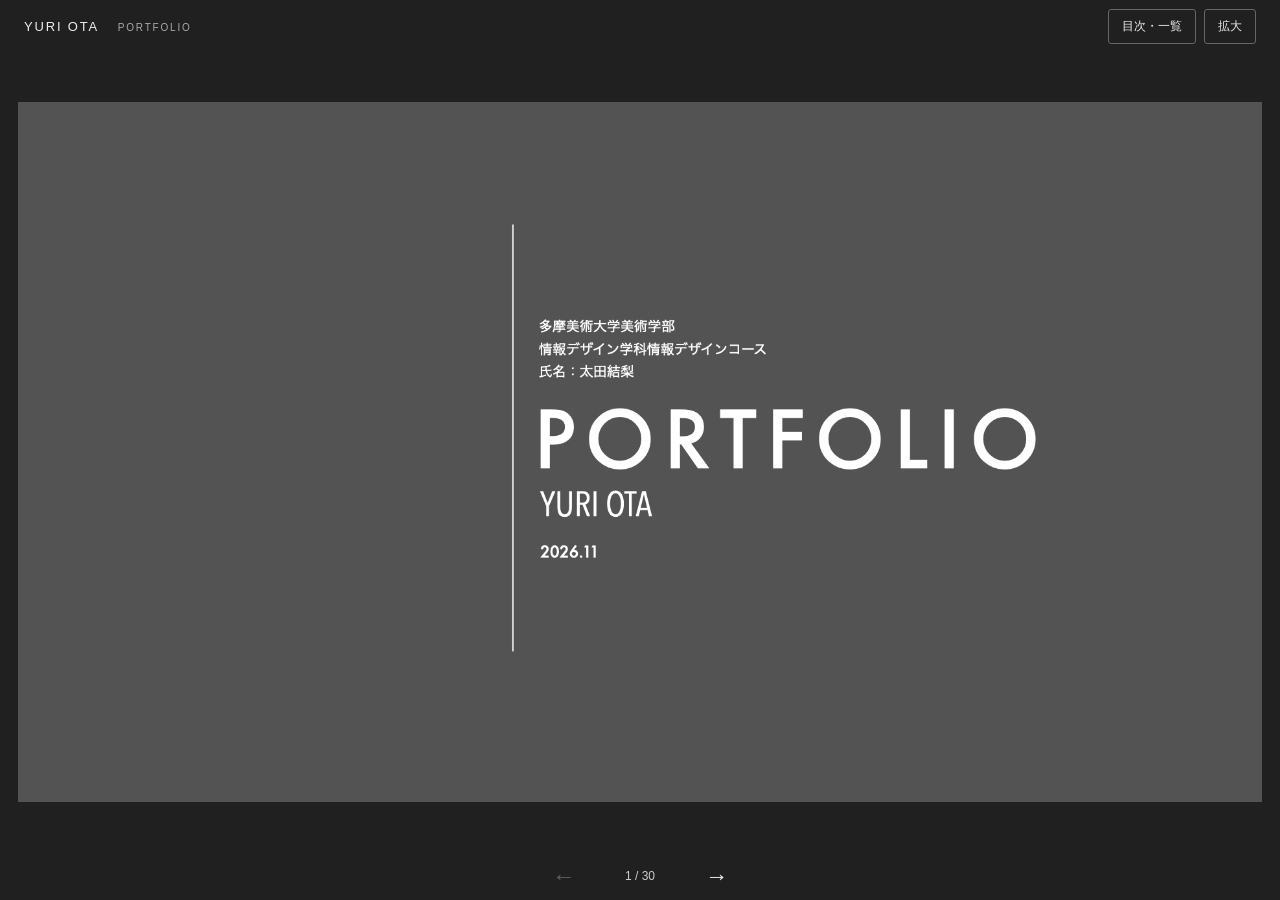
<file: index.html>
<!doctype html>
<html lang="ja"><head><meta charset="utf-8"><meta name="viewport" content="width=device-width,initial-scale=1,viewport-fit=cover"><meta name="description" content="太田結梨のポートフォリオ。Web作品、学園祭展示、デッサン、平面構成を紹介します。"><title>YURI OTA — PORTFOLIO</title><link rel="stylesheet" href="style.css?v=20261031-30pages"></head>
<body><header><a class="brand" href="#page-1">YURI OTA <span>PORTFOLIO</span></a><nav aria-label="閲覧操作"><button id="indexButton" aria-haspopup="dialog">目次・一覧</button><button id="zoomButton">拡大</button></nav></header><main id="pages" aria-label="ポートフォリオ"></main><footer><button id="prev" aria-label="前のページ">←</button><span id="count" aria-live="polite">1 / 30</span><button id="next" aria-label="次のページ">→</button></footer>
<dialog id="indexDialog"><div class="dialoghead"><h1>目次・ページ一覧</h1><button class="close" aria-label="一覧を閉じる">閉じる ✕</button></div><nav id="chapters" aria-label="作品の目次"></nav><div id="thumbs"></div></dialog>
<dialog id="zoomDialog"><div class="dialoghead"><span id="zoomLabel">ページ拡大</span><button class="close">閉じる ✕</button></div><p class="zoomHint">ピンチ操作、または横スクロールで細部を確認できます。</p><div id="zoomContent"></div></dialog><noscript>このポートフォリオの閲覧にはJavaScriptを有効にしてください。</noscript><script src="script.js?v=20261031-30pages"></script></body></html>
</file>
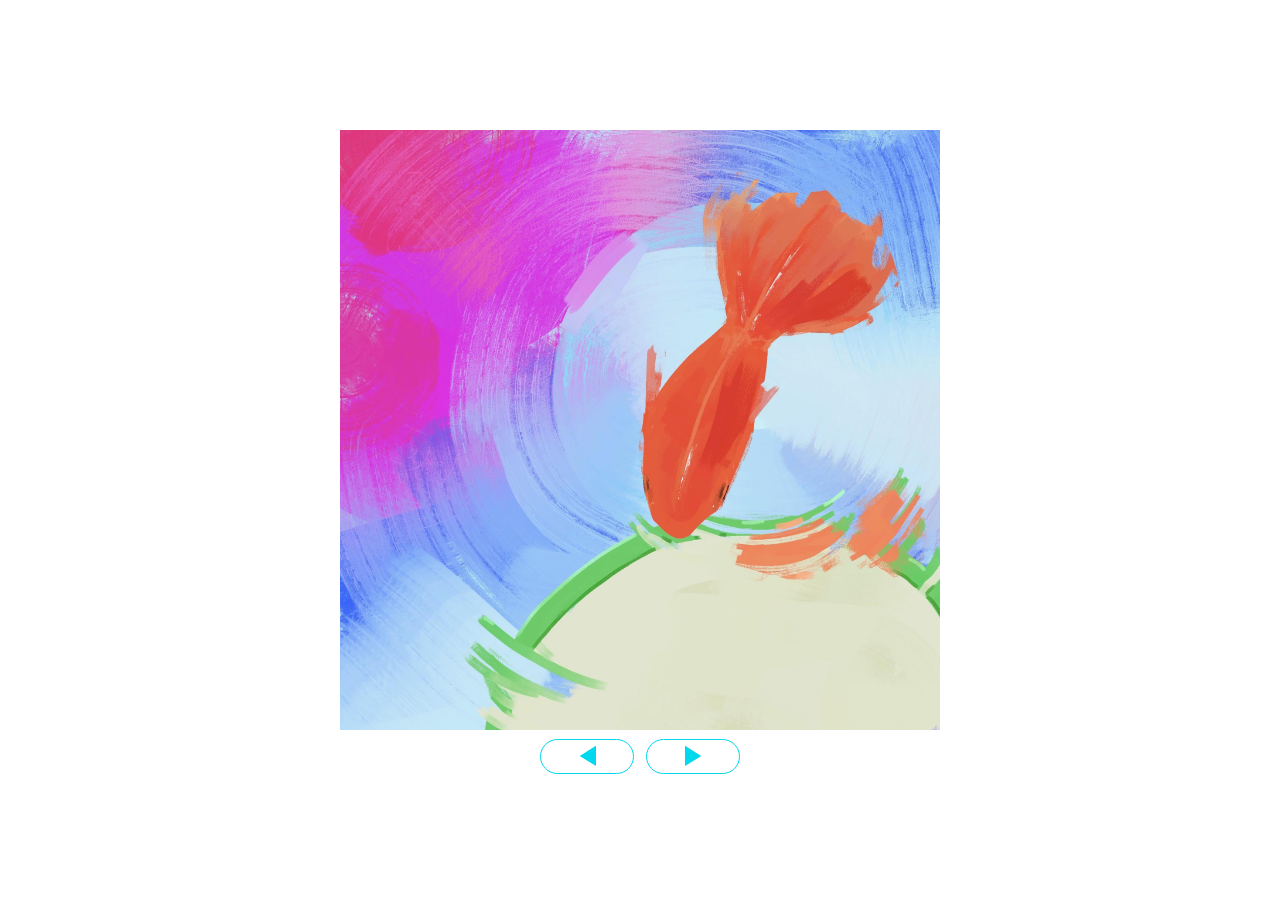
<file: kingyo/index.html>
<!doctype html>
<html lang="ja"><head><meta charset="utf-8"><meta name="viewport" content="width=device-width,initial-scale=1,viewport-fit=cover"><meta name="theme-color" content="#ffffff"><title>金魚</title><link rel="stylesheet" href="style.css?v=death-facts-25"></head>
<body><main><div class="game"><section id="stage" aria-label="金魚すくいの水槽"><div id="opening" aria-label="オープニング"><img id="opening-title" src="assets/opening-title.jpg" alt="金魚"><img id="opening-tank" src="assets/opening-tank.png" alt="金魚すくいの水槽" hidden><div id="opening-characters" hidden><img id="opening-net" src="assets/senior-net.png" alt="先輩金魚をすくうポイ" hidden><img id="senior-fish" src="assets/senior-fish-opening.png" alt="先輩金魚"><div id="opening-speech" hidden><img src="assets/speech-bubble.png" alt=""><p><span>目が覚めたか？<br>ここは金魚すくいの水槽…<br>左右キーでポイを避けな！<br>絶対に捕まんなよ</span></p></div></div><div id="opening-white"></div></div><div id="ending" aria-label="エンディング" hidden><img id="ending-tank" src="assets/ending-tank.png" alt="新しい水槽"><div id="ending-characters"><img id="ending-senior" src="assets/senior-fish.png" alt="先輩金魚"><div id="ending-speech"><img src="assets/speech-bubble.png" alt=""><p><span>よう！久しぶりだな</span></p></div></div><p id="ending-message" role="status" hidden>あなたは水槽で余生を全うした</p><div id="ending-white"></div><button id="ending-retry" hidden>もう一度</button></div><div id="water"></div><div id="middle-fish" aria-hidden="true"><img id="drifting-fish" src="assets/middle-fish.png" alt=""></div><div id="foreground"></div><div id="nets"></div><img id="fish" src="assets/player.png" alt="あなたの金魚"><img id="food" src="assets/food.png" alt="餌" hidden><img id="hunger" src="assets/hunger.png" alt="" hidden><p id="day-label" role="status" hidden></p><div id="day-transition" hidden><p id="day-message" role="status"></p></div><div id="capture" hidden aria-hidden="true"><img id="capture-net" alt=""><img id="capture-fish" src="assets/player.png" alt=""><div id="capture-white"></div></div><div id="result" hidden><img id="caught-image" src="assets/caught.png" alt="袋に入った金魚"><p id="resultText" role="status"></p><button id="retry">もう一度</button></div><div id="death-facts" hidden aria-label="金魚すくいについて"><p id="death-fact-text" role="status"></p><button id="death-retry">もう一度</button></div><div id="scene-fade" hidden aria-hidden="true"></div><button id="resume" hidden>再開</button></section><nav aria-label="泳ぐ方向"><button id="left" aria-label="左に泳ぐ">◀</button><button id="right" aria-label="右に泳ぐ">▶</button></nav></div></main><script src="collision-masks.js"></script><script src="script.js?v=death-facts-25"></script></body></html>
</file>
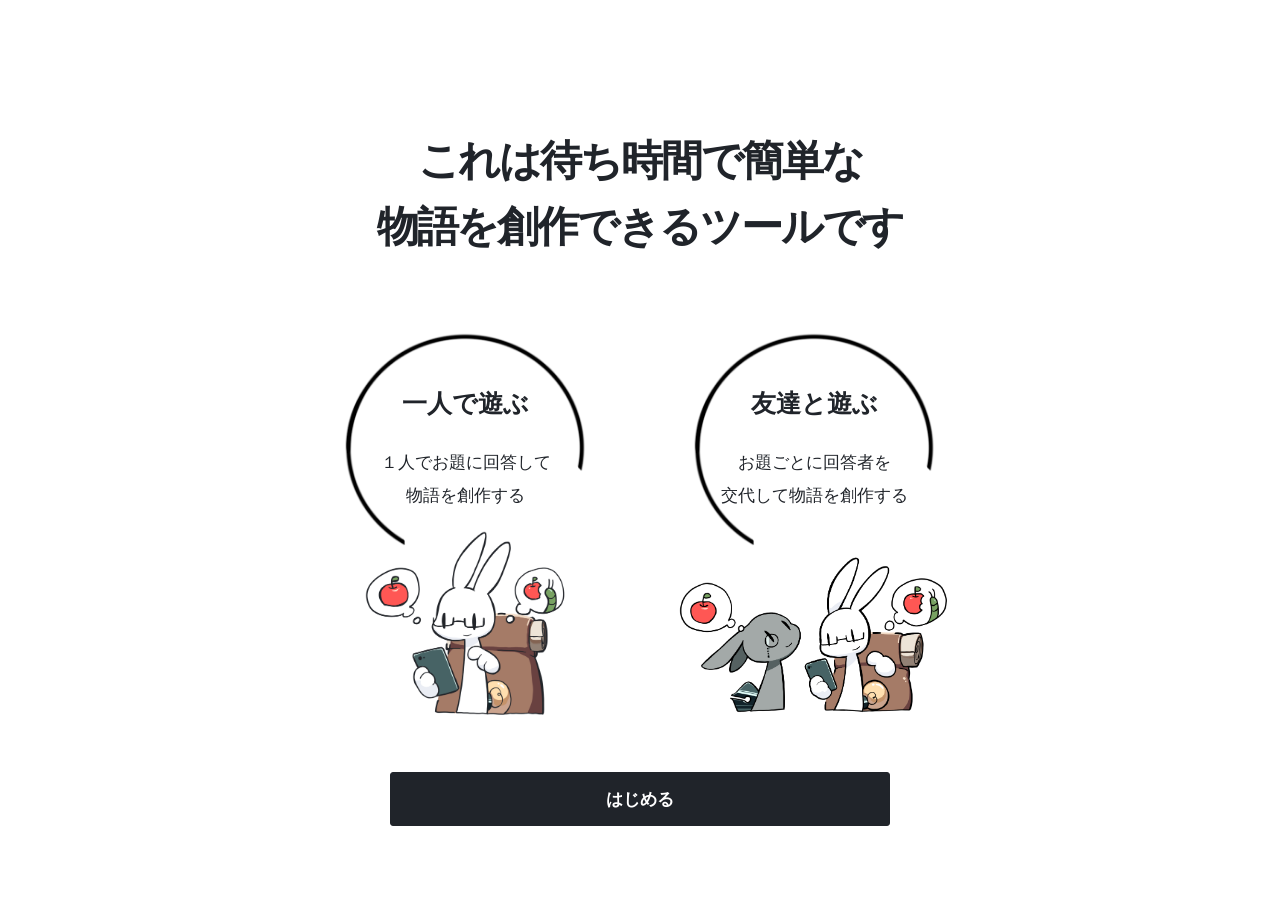
<file: machibou_sousaku_book_cover_spine_gradient-2/index.html>
<!DOCTYPE html>
<html lang="ja">
<head>
  <meta charset="UTF-8">
  <meta name="viewport" content="width=device-width, initial-scale=1.0, viewport-fit=cover">
  <title>待ち時間で創作する</title>
  <link rel="stylesheet" href="./style.css">
</head>
<body>
<main class="app">

  <!-- 進捗バー：画面2以降に表示 -->
  <div id="questionProgress" class="question-progress" aria-label="質問の進捗">
    <div id="step1" class="question-step">第１問</div>
    <div id="step2" class="question-step">第２問</div>
    <div id="step3" class="question-step">第３問</div>
    <div id="step4" class="question-step">第４問</div>
    <div id="step5" class="question-step">タイトル</div>
    <div id="step6" class="question-step">名前</div>
  </div>

  <!-- 画面1：説明ページ -->
  <section id="screen0" class="screen active">
    <div class="screen-inner intro-screen">
      <div class="intro-frame">
        <h1>これは待ち時間で簡単な<br>物語を創作できるツールです</h1>

        <div class="intro-example-grid">
          <div class="intro-example-card solo-card">
            <img class="intro-border intro-border-left" src="./intro-border-left.png" alt="" aria-hidden="true">
            <div class="intro-card-copy">
              <div class="intro-card-title">一人で遊ぶ</div>
              <p>１人でお題に回答して<br>物語を創作する</p>
            </div>
            <div class="intro-illustration">
              <img id="soloIllustration" src="./Webうさぎ.PNG" alt="一人で遊ぶイラスト">
            </div>
          </div>

          <div class="intro-example-card friends-card">
            <img class="intro-border intro-border-left" src="./intro-border-left.png" alt="" aria-hidden="true">
            <div class="intro-card-copy">
              <div class="intro-card-title">友達と遊ぶ</div>
              <p>お題ごとに回答者を<br>交代して物語を創作する</p>
            </div>
            <div class="intro-illustration">
              <img id="friendsIllustration" src="./Webうさぎ2.PNG" alt="友達と遊ぶイラスト">
            </div>
          </div>
        </div>

        <button type="button" id="introStartButton" class="button primary intro-start">はじめる</button>
      </div>
    </div>
  </section>

  <!-- 画面2：お題の難易度を選択 -->
  <section id="screen1" class="screen">
    <div class="screen-inner start-screen">
      <h1>どちらのお題で<br>物語をつくりますか？</h1>

      <div class="choice-list">
        <button type="button" class="choice-button" data-mode="normal">
          <span class="button-title">かんたん</span>
          <span class="button-note">日常で使う単語で出題されます</span>
        </button>

        <button type="button" class="choice-button" data-mode="difficult">
          <span class="button-title">むずかしい</span>
          <span class="button-note">日常では使わない単語で出題されます<br>挑戦したいときにおすすめです</span>
        </button>
      </div>
    </div>
  </section>

  <!-- 画面3：お題を決める -->
  <section id="screen2" class="screen">
    <div class="screen-inner">
      <div class="screen2-body">
        <h2>ジャンルは<span id="genre2Text"></span>で<br>この3つを必ず登場させてください</h2>

        <div class="word-list">
          <div class="word-card"><div class="word-label">登場人物</div><div id="person2" class="word-value"></div></div>
          <div class="word-card"><div class="word-label">もの・場所</div><div id="place2" class="word-value"></div></div>
          <div class="word-card"><div class="word-label">できごと</div><div id="event2" class="word-value"></div></div>
        </div>

        <div class="button-row">
          <button type="button" id="redrawButton" class="button secondary">引き直す</button>
          <button type="button" id="startButton" class="button primary">はじめる</button>
        </div>
      </div>
    </div>
  </section>

  <!-- 第1問 -->
  <section id="screen3" class="screen">
    <div class="screen-inner question-inner">
      <p id="genreInstruction3" class="genre-instruction">ジャンルは<span></span>でこの3つを必ず登場させてください。</p>
      <div class="keyword-tracker" aria-label="使用するお題">
        <div id="keywordPerson3" class="keyword-card">
          <div class="keyword-label">登場人物</div>
          <div class="keyword-value"></div>
        </div>
        <div id="keywordPlace3" class="keyword-card">
          <div class="keyword-label">もの・場所</div>
          <div class="keyword-value"></div>
        </div>
        <div id="keywordEvent3" class="keyword-card">
          <div class="keyword-label">できごと</div>
          <div class="keyword-value"></div>
        </div>
      </div>
      <div class="question-content">
        <h2>この物語の主人公は？</h2>
        <input id="heroInput" class="text-input" type="text" maxlength="40" autocomplete="off">
        <button type="button" id="next3" class="button primary full">次へ</button>
      </div>
    </div>
  </section>

  <!-- 第2問 -->
  <section id="screen4" class="screen">
    <div class="screen-inner question-inner">
      <p id="genreInstruction4" class="genre-instruction">ジャンルは<span></span>でこの3つを必ず登場させてください。</p>
      <div class="keyword-tracker" aria-label="使用するお題">
        <div id="keywordPerson4" class="keyword-card">
          <div class="keyword-label">登場人物</div>
          <div class="keyword-value"></div>
        </div>
        <div id="keywordPlace4" class="keyword-card">
          <div class="keyword-label">もの・場所</div>
          <div class="keyword-value"></div>
        </div>
        <div id="keywordEvent4" class="keyword-card">
          <div class="keyword-label">できごと</div>
          <div class="keyword-value"></div>
        </div>
      </div>
      <div class="question-content">
        <div id="previousAnswers4" class="previous-answers" aria-label="これまでの回答"></div>
        <h2>主人公に、何が起こる？</h2>
        <textarea id="happeningInput" class="text-input textarea" maxlength="300"></textarea>
        <p class="hint">物語の「起」の部分です</p>
        <button type="button" id="next4" class="button primary full">次へ</button>
      </div>
    </div>
  </section>

  <!-- 第3問 -->
  <section id="screen5" class="screen">
    <div class="screen-inner question-inner">
      <p id="genreInstruction5" class="genre-instruction">ジャンルは<span></span>でこの3つを必ず登場させてください。</p>
      <div class="keyword-tracker" aria-label="使用するお題">
        <div id="keywordPerson5" class="keyword-card">
          <div class="keyword-label">登場人物</div>
          <div class="keyword-value"></div>
        </div>
        <div id="keywordPlace5" class="keyword-card">
          <div class="keyword-label">もの・場所</div>
          <div class="keyword-value"></div>
        </div>
        <div id="keywordEvent5" class="keyword-card">
          <div class="keyword-label">できごと</div>
          <div class="keyword-value"></div>
        </div>
      </div>
      <div class="question-content">
        <div id="previousAnswers5" class="previous-answers" aria-label="これまでの回答"></div>
        <h2>そのあと、どうなる？</h2>
        <textarea id="afterInput" class="text-input textarea" maxlength="300"></textarea>
        <p class="hint">物語の「承」「転」の部分です</p>
        <button type="button" id="next5" class="button primary full">次へ</button>
      </div>
    </div>
  </section>

  <!-- 第4問 -->
  <section id="screen6" class="screen">
    <div class="screen-inner question-inner">
      <p id="genreInstruction6" class="genre-instruction">ジャンルは<span></span>でこの3つを必ず登場させてください。</p>
      <div class="keyword-tracker" aria-label="使用するお題">
        <div id="keywordPerson6" class="keyword-card">
          <div class="keyword-label">登場人物</div>
          <div class="keyword-value"></div>
        </div>
        <div id="keywordPlace6" class="keyword-card">
          <div class="keyword-label">もの・場所</div>
          <div class="keyword-value"></div>
        </div>
        <div id="keywordEvent6" class="keyword-card">
          <div class="keyword-label">できごと</div>
          <div class="keyword-value"></div>
        </div>
      </div>
      <div class="question-content">
        <div id="previousAnswers6" class="previous-answers" aria-label="これまでの回答"></div>
        <h2>この物語を、一言で終わらせてください</h2>
        <input id="endingInput" class="text-input" type="text" maxlength="120">
        <p class="hint">物語の「結」の部分です</p>
        <p id="keywordError" class="keyword-error" aria-live="polite"></p>
        <button type="button" id="next6" class="button primary full">次へ</button>
      </div>
    </div>
  </section>

  <!-- 第5問：タイトル -->
  <section id="screen7" class="screen">
    <div class="screen-inner question-inner extra-question">
      <div class="question-content">
        <h2>この物語に<br>タイトルをつけるとしたら？</h2>
        <p class="question-description">物語のタイトルを教えてください。</p>
        <input id="titleInput" class="text-input" type="text" maxlength="40" autocomplete="off" placeholder="ここにタイトルを入力してください">
        <button type="button" id="next7" class="button primary full">次へ</button>
      </div>
    </div>
  </section>

  <!-- 第6問：名前 -->
  <section id="screen8" class="screen">
    <div class="screen-inner question-inner extra-question">
      <div class="question-content">
        <h2>あなたの名前を<br>教えてください</h2>
        <p class="question-description">本の著者として表示する名前を教えてください。</p>
        <input id="authorInput" class="text-input" type="text" maxlength="30" autocomplete="off" placeholder="ここに名前を入力してください">
        <button type="button" id="finishButton" class="button primary full">完成する</button>
      </div>
    </div>
  </section>

  <!-- 完成画面：本の表紙 -->
  <section id="screen9" class="screen">
    <div class="screen-inner final-screen">
      <h1>あなたの本が出版されました。</h1>
      <div class="book-cover" id="bookCover">
        <img id="finalCoverImage" class="book-cover-image" src="./ホラー表紙.JPG" alt="完成した本の表紙">
        <div class="book-cover-top">
          <div id="finalTitle" class="book-title"></div>
          <div id="finalAuthor" class="book-author"></div>
        </div>
        <div class="book-band">
          <p id="finalStorySummary" class="book-summary"></p>
          <p id="finalTagline" class="book-tagline"></p>
        </div>
      </div>
      <div class="final-actions">
        <button type="button" id="restartButton" class="button primary">もう一度</button>
      </div>
    </div>
  </section>
</main>

<script src="./script.js" defer></script>
</body>
</html>
</file>
<file: style.css>
*{box-sizing:border-box}html{background:#202020;color:#ececec;font-family:-apple-system,BlinkMacSystemFont,"Hiragino Kaku Gothic ProN","Yu Gothic",sans-serif}body{margin:0}button,a{-webkit-tap-highlight-color:transparent}button{font:inherit;color:inherit;cursor:pointer;background:transparent;border:1px solid #666;border-radius:3px;padding:8px 13px}button:hover{background:#444}button:disabled{opacity:.3;cursor:default}a:focus-visible,button:focus-visible,video:focus-visible{outline:3px solid #78c4ff;outline-offset:3px}header{height:52px;display:flex;align-items:center;justify-content:space-between;padding:0 24px;gap:12px;background:#202020}header nav{display:flex;gap:8px}header button{font-size:12px}.brand{color:inherit;text-decoration:none;font-size:13px;letter-spacing:.14em}.brand span{color:#aaa;font-size:10px;margin-left:14px}main{height:calc(100dvh - 100px);height:calc(100vh - 100px);display:flex;align-items:center;justify-content:center;padding:0 18px} @supports(height:100dvh){main{height:calc(100dvh - 100px)}}.page{width:min(100%,calc((100vh - 100px)*16/9));position:relative;aspect-ratio:16/9;display:none;flex-shrink:0;background:#515151;overflow:hidden}@supports(height:100dvh){.page{width:min(100%,calc((100dvh - 100px)*16/9))}}.page.active{display:block}.slide{display:block;width:100%;height:100%}.overlay{position:absolute}.page video{object-fit:contain;background:transparent;max-width:100%}.hotspot{display:block;border:0;color:transparent}.hotspot:hover{box-shadow:inset 0 0 0 2px #78c4ff;background:#ffffff08}.mobileZoom{display:none}.sr-only{position:absolute;width:1px;height:1px;padding:0;overflow:hidden;clip:rect(0,0,0,0);white-space:nowrap}footer{height:48px;display:flex;align-items:center;justify-content:center;gap:20px}footer button{border:0;font-size:23px;padding:2px 18px}#count{font-size:12px;font-variant-numeric:tabular-nums;color:#ccc;min-width:54px;text-align:center}dialog{color:#eee;background:#252525;border:1px solid #666;border-radius:5px;padding:20px;max-width:calc(100vw - 24px);max-height:90vh;width:1050px}dialog::backdrop{background:#000b}.dialoghead{display:flex;align-items:center;justify-content:space-between;gap:16px;margin-bottom:18px}.dialoghead h1{font-size:17px;margin:0}.dialoghead button{font-size:12px}#chapters{display:flex;flex-wrap:wrap;gap:8px;margin-bottom:20px}#chapters button{font-size:12px}#thumbs{display:grid;grid-template-columns:repeat(4,minmax(0,1fr));gap:14px}#thumbs button{padding:0;border:1px solid #555;text-align:left;overflow:hidden}#thumbs img{display:block;width:100%;aspect-ratio:16/9}#thumbs span{display:block;padding:8px;font-size:11px;overflow:hidden;text-overflow:ellipsis;white-space:nowrap}#thumbs button[aria-current=true]{border-color:#78c4ff}#zoomDialog{width:calc(100vw - 24px);height:calc(100dvh - 24px);max-height:none}#zoomContent{overflow:auto;height:calc(100% - 85px);-webkit-overflow-scrolling:touch}#zoomContent .page{display:block;width:max(1400px,100%);max-width:none}.zoomHint{font-size:12px;color:#bbb;margin:0 0 14px}body.modal-open{overflow:hidden}@media(max-width:760px),(max-height:480px) and (pointer:coarse){header{position:sticky;top:0;z-index:10;height:52px;padding:0 12px}.brand{font-size:11px}.brand span{display:none}main{height:auto;display:block;padding:8px 8px 60px}.page,.page.active{display:block;width:100%;margin:0 0 36px;overflow:visible;scroll-margin-top:60px}.mobileZoom{display:block;position:absolute;right:0;top:100%;font-size:10px;padding:3px 8px;margin-top:4px;border:0;color:#ccc}footer{position:fixed;bottom:0;width:100%;background:#202020f0;z-index:10;padding-bottom:env(safe-area-inset-bottom);height:calc(48px + env(safe-area-inset-bottom))}#thumbs{grid-template-columns:repeat(2,minmax(0,1fr))}dialog{padding:14px}#zoomContent .page{width:1400px;margin:0}#zoomContent .mobileZoom{display:none}.hotspot:hover{background:transparent}}

.page video.circle-video{border-radius:50%;clip-path:circle(50% at 50% 50%);object-fit:cover;overflow:hidden}

a.hotspot[href$=".pdf"]{border-radius:999px;cursor:pointer}a.hotspot[href$=".pdf"]:hover{background:rgba(255,255,255,.14);box-shadow:inset 0 0 0 2px white}
</file>
<file: kingyo/style.css>
*{box-sizing:border-box}body{margin:0;background:#fff;color:#222;font-family:'Hiragino Kaku Gothic ProN','Yu Gothic',sans-serif}main{padding: max(24px,env(safe-area-inset-top)) 16px max(20px,env(safe-area-inset-bottom));min-height:100vh;min-height:100svh;display:flex;align-items:center;flex-direction:column;justify-content:center}.game{width:min(72vh,600px,100%);width:min(calc(100svh - 150px),600px,100%)}#stage{width:100%;aspect-ratio:1;position:relative;overflow:hidden;background:#55b1e8;isolation:isolate}#water{position:absolute;inset:0;background:url('assets/festival.png') 50% 50%/cover;background-repeat:no-repeat;will-change:transform;transform:scale(1.01)}#fish{position:absolute;z-index:3;bottom:-1%;left:50%;width:25%;height:auto;transform:translateX(-50%);transform-origin:50% 100%;pointer-events:none;will-change:transform}.poi{position:absolute;z-index:2;width:75%;height:auto;max-width:none;transform:translate(-50%,-50%);pointer-events:none;will-change:width,left,top}nav{display:flex;justify-content:center;gap:12px;margin-top:9px}nav button{width:94px;height:35px;border:1px solid #00d8ed;border-radius:25px;background:#fff;color:#00d8ed;font-size:25px;line-height:1;padding:0;touch-action:none;user-select:none;-webkit-user-select:none;-webkit-touch-callout:none}nav button:active,nav button.held{background:#e2fcff}button{font:inherit;cursor:pointer}button:focus-visible,summary:focus-visible{outline:3px solid #00b7cc;outline-offset:4px}#result{position:absolute;inset:0;z-index:4;display:flex;justify-content:center;align-items:center;flex-direction:column;gap:15px;background:#ffffff82}#result p{background:#fff;padding:12px 22px;font-size:18px;margin:0}#retry,#resume{border:1px solid #00cfe3;background:#fff;color:#116673;border-radius:24px;padding:10px 24px}#resume{position:absolute;z-index:5;left:50%;top:50%;transform:translate(-50%,-50%)}details{width:min(600px,100%);margin-top:22px;font-size:12px;color:#687376}summary{cursor:pointer;text-align:center;list-style:none}summary::-webkit-details-marker{display:none}summary:after{content:' ＋'}details[open] summary:after{content:' −'}details p{line-height:1.8}.test-buttons{display:flex;flex-wrap:wrap;gap:8px}.test-buttons button{border:1px solid #c4e6e9;background:#fff;padding:7px 12px;color:#41636a;border-radius:4px}[hidden]{display:none!important}@media(max-height:480px){main{padding:12px}.game{width:min(calc(100svh - 100px),600px,100%)}details{margin-top:10px}}@media(prefers-reduced-motion:reduce){#fish{will-change:auto}}

/* Overscan is fixed: steering never changes the background zoom. */
#water{inset:-8%;background-image:url('assets/distance.png');transform:none;z-index:0}
#foreground{position:absolute;inset:0 -20%;background:url('assets/foreground.png') center/100% 100% no-repeat;will-change:transform;pointer-events:none;z-index:1}

#nets{position:absolute;inset:0;pointer-events:none;z-index:2}.poi{position:absolute}

/* Decorative middle plane: above the distant water, below the foreground. */
#middle-fish{position:absolute;inset:-4% -8%;z-index:0;pointer-events:none;will-change:transform}
#drifting-fish{display:block;width:100%;height:100%;object-fit:contain;will-change:transform;pointer-events:none}

/* Preserve the previous head position and pivot; the newly drawn body continues below the viewport. */
#fish{bottom:-26.78531450%;transform-origin:50% 29.14074707%}

/* Capture sequence is contained within the existing square stage. */
#capture{position:absolute;inset:0;z-index:4;pointer-events:none;overflow:hidden}
#capture-net,#capture-fish{position:absolute;height:auto;max-width:none;transform:translate(-50%,-50%);transform-origin:center;will-change:transform,width,left,top}
#capture-net{z-index:0}#capture-fish{z-index:1}
#capture-white{position:absolute;inset:0;z-index:2;background:#fff;opacity:0;pointer-events:none}
#result{z-index:5;background:#fff;gap:0}
#caught-image{position:absolute;inset:0;width:100%;height:100%;object-fit:contain}
#result p{white-space:pre-line;position:absolute;top:12%;left:12%;right:12%;text-align:center;background:transparent;padding:0;font-size:clamp(18px,3.5vw,30px);line-height:1.7;z-index:1}
#retry{position:absolute;bottom:2%;z-index:1;background:#ffffffdf;font-size:12px;padding:7px 16px}

/* Day progression stays within the original square tank. */
#food{position:absolute;z-index:3;width:6%;height:auto;transform:translate(-50%,-50%);pointer-events:none}
#hunger{opacity:0;position:absolute;inset:0;width:100%;height:100%;z-index:3;pointer-events:none}
#day-label{position:absolute;z-index:4;top:50%;left:5%;right:5%;transform:translateY(-50%);margin:0;text-align:center;color:#62605b;font-size:clamp(14px,2.4vw,22px);font-weight:400;pointer-events:none}
#day-transition{position:absolute;inset:0;z-index:6;background:#000;opacity:0;pointer-events:none;display:flex;align-items:center;justify-content:center}
#day-message{margin:0;color:#fff;text-align:center;white-space:pre-line;font-size:clamp(12px,2vw,18px);line-height:1.8;font-weight:400}
#result.starved{background:#000;color:#fff}
#result.starved p{top:29%;font-size:clamp(12px,2vw,18px);color:#fff}
#result.starved #retry{color:#fff;background:#000;border-color:#666}

/* Opening uses a separate overlay so existing game layers keep their layout. */
#opening{position:absolute;inset:0;z-index:10;background:#fff;container-type:inline-size;pointer-events:none}
#opening-title,#opening-tank{position:absolute;inset:0;width:100%;height:100%;object-fit:cover}
#opening-characters{position:absolute;inset:0;opacity:0}
#senior-fish,#ending-senior{position:absolute;left:66%;top:68%;width:33%;height:auto;transform:translate(-50%,-50%)}
#opening-speech,#ending-speech{position:absolute;left:22%;top:28%;width:44%;aspect-ratio:878/713}
#opening-speech img,#ending-speech img{position:absolute;inset:0;width:100%;height:100%}
#opening-speech p,#ending-speech p{position:absolute;inset:12% 9% 22% 9%;margin:0;display:flex;align-items:center;justify-content:center;text-align:center;color:#332824;font-size:clamp(8px,2.7cqw,16.2px);line-height:1.6;overflow-wrap:normal;white-space:nowrap}
#opening-white{position:absolute;inset:0;background:#fff;opacity:0}

#ending{position:absolute;inset:0;z-index:11;background:#fff;container-type:inline-size;pointer-events:none}
#ending-tank{position:absolute;inset:0;width:100%;height:100%;object-fit:cover}
#ending-characters{position:absolute;inset:0}
#ending-message{position:absolute;inset:0;margin:0;display:flex;align-items:center;justify-content:center;text-align:center;color:#332824;font-size:clamp(11px,3.5cqw,21px);line-height:1.6}
#ending-white{position:absolute;inset:0;background:#fff;opacity:0}

#ending-retry{position:absolute;z-index:1;left:50%;top:50%;transform:translate(-50%,-50%);border:1px solid #00cfe3;background:#fff;color:#116673;border-radius:24px;padding:10px 24px;pointer-events:auto}

#scene-fade{position:absolute;inset:0;z-index:12;background:#fff;opacity:0;pointer-events:none}

#opening-net{position:absolute;left:110%;top:60%;width:110%;height:auto;max-width:none;z-index:0;pointer-events:none}
#senior-fish{z-index:1}#opening-speech{z-index:2}
#opening-speech.exclamation p{font-size:clamp(24px,8cqw,48px)}

/* Caught result: bag above, single-line caption below, matching the supplied reference. */
#result:not(.starved){container-type:inline-size}
#result:not(.starved) #caught-image{inset:auto;left:5%;top:-5%;width:90%;height:90%;object-fit:contain}
#result:not(.starved) #resultText{top:87%;left:4%;right:4%;white-space:nowrap;font-size:clamp(13px,5cqw,30px);line-height:1.4;color:#000}

/* White closing screen, positioned to match the supplied square reference. */
#death-facts{position:absolute;inset:0;z-index:11;background:#fff;container-type:inline-size;color:#000}
#death-fact-text{position:absolute;left:3%;right:3%;top:49%;transform:translateY(-50%);margin:0;text-align:center;font-family:'Hiragino Mincho ProN','Yu Mincho',serif;font-size:clamp(8px,2.8cqw,17px);line-height:1.8;font-weight:400;overflow-wrap:anywhere}
#death-retry{position:absolute;left:50%;top:63.5%;transform:translateX(-50%);width:24%;height:7.5%;padding:0;border:1.5px solid #00aeef;border-radius:999px;background:#fff;color:#00aeef;font-size:clamp(12px,3cqw,18px)}
#result.starved #resultText{left:3%;right:3%;font-size:clamp(10px,3cqw,18px)}
</file>
<file: machibou_sousaku_book_cover_spine_gradient-2/style.css>
/* =========================================================
   色や文字の大きさを変更したい場合は、このファイルを変更します。
   ========================================================= */
:root {
  --bg: #ffffff;
  --text: #20242a;
  --muted: #7a818a;
  --line: #d8dde3;
  --line-dark: #aeb6bf;
  --blue: #246bce;       /* 進捗バーの青 */
  --button: #20242a;
  --danger: #c93b3b;
}

* { box-sizing: border-box; }
html, body { margin: 0; min-height: 100%; background: var(--bg); }
body {
  color: var(--text);
  font-family: -apple-system, BlinkMacSystemFont, "Hiragino Kaku Gothic ProN",
    "Yu Gothic", "Noto Sans JP", Meiryo, sans-serif;
  -webkit-text-size-adjust: 100%;
}
button, input, textarea { font: inherit; }
button { -webkit-tap-highlight-color: transparent; }

.app { min-height: 100vh; background: var(--bg); }


/* 4分割の質問進捗バー */
.question-progress {
  display: none;
  position: fixed; top: 0; left: 0; z-index: 25;
  width: 100%; height: 34px;
  padding: 0;
  background: transparent;
  grid-template-columns: repeat(4, 1fr);
}
.question-progress.visible { display: grid; }
.question-step {
  position: relative;
  display: flex; align-items: center; justify-content: center;
  min-width: 0; min-height: 34px;
  margin: 0;
  padding: 0 8px 0 12px;
  color: #ffffff;
  background: #b6bcc3;
  border: 0;
  font-size: clamp(8px, 2.15vw, 11px);
  font-weight: 700;
  letter-spacing: .02em;
  clip-path: polygon(0 0, calc(100% - 9px) 0, 100% 50%, calc(100% - 9px) 100%, 0 100%, 9px 50%);
}
.question-step:first-child {
  padding-left: 8px;
  clip-path: polygon(0 0, calc(100% - 9px) 0, 100% 50%, calc(100% - 9px) 100%, 0 100%);
}
.question-step:last-child {
  padding-right: 8px;
  clip-path: polygon(0 0, 100% 0, 100% 100%, 0 100%, 9px 50%);
}
.question-step.done { background: var(--blue); }

.screen { display: none; min-height: 100vh; }
.screen.active { display: block; }
.screen-inner { width: min(100% - 34px, 620px); margin: 0 auto; padding: 70px 0 55px; }

/* 説明ページ */
.intro-screen {
  min-height: 100vh;
  display: flex;
  align-items: center;
  padding-top: 34px;
  padding-bottom: 34px;
}
.intro-frame { width: 100%; }
.intro-frame h1 {
  margin: 0 0 72px;
  text-align: center;
  font-size: clamp(28px, 4.3vw, 42px);
  line-height: 1.58;
  letter-spacing: -.05em;
}
.intro-example-grid {
  display: grid;
  grid-template-columns: minmax(0, 1fr) minmax(0, 1fr);
  gap: clamp(34px, 7vw, 78px);
  align-items: end;
  margin: 0 auto 54px;
  width: min(100%, 900px);
}
.intro-example-card {
  position: relative;
  min-width: 0;
  min-height: 310px;
  display: flex;
  flex-direction: column;
  justify-content: flex-start;
  isolation: isolate;
}
.intro-border {
  position: absolute;
  z-index: 0;
  top: 0;
  left: 0;
  width: 100%;
  height: auto;
  pointer-events: none;
  user-select: none;
  -webkit-user-drag: none;
}
.intro-border-left {
  width: 100%;
  transform: translate(-2%, -3%);
}
.intro-border-right {
  width: 108%;
  left: -4%;
  transform: translateY(-1%);
}
.intro-card-copy {
  position: relative;
  z-index: 1;
  min-height: 172px;
  padding: 54px 18px 14px;
  border: 0;
  text-align: center;
}
.intro-card-copy::after { content: none; }
.intro-card-title {
  position: relative;
  z-index: 1;
  margin-bottom: 26px;
  font-size: clamp(19px, 2.7vw, 25px);
  font-weight: 700;
}
.intro-example-card p {
  position: relative;
  z-index: 1;
  margin: 0;
  font-size: clamp(14px, 2.05vw, 17px);
  line-height: 1.95;
}
.intro-illustration {
  position: relative;
  z-index: 2;
  height: 190px;
  margin-top: 2px;
  display: flex;
  align-items: end;
  justify-content: center;
}
.intro-illustration img {
  display: block;
  width: min(100%, 300px);
  max-height: 190px;
  object-fit: contain;
  object-position: center bottom;
  user-select: none;
  -webkit-user-drag: none;
}
.intro-start {
  display: block;
  width: min(100%, 500px);
  min-height: 67px;
  margin: 0 auto;
  font-size: 20px;
}

/* 難易度選択 */
.start-screen {
  min-height: 100vh; display: flex; flex-direction: column; justify-content: center;
  padding-top: 30px;
}
.start-screen h1 {
  margin: 0 0 50px; text-align: center;
  font-size: clamp(27px, 7vw, 38px); line-height: 1.55; letter-spacing: -.04em;
}
.choice-list { display: grid; gap: 42px; }
.choice-button {
  width: min(100%, 330px); margin: 0 auto; padding: 18px 18px 12px;
  background: #fff; border: 1.5px solid #333; border-radius: 2px;
  color: var(--text); text-align: center; cursor: pointer;
}
.choice-button:active, .button:active { transform: translateY(1px); }
.button-title { display: block; font-size: 24px; font-weight: 700; }
.button-note { display: block; margin-top: 9px; color: var(--muted); font-size: 13px; line-height: 1.7; }

/* 共通 */

/* 画面3〜6のお題表示。
   使用済みになったお題には .used が付き、グレーで塗りつぶされます。 */
.keyword-tracker {
  width: min(100%, 470px);
  margin: 34px auto 0;
  display: grid;
  gap: 14px;
}
.keyword-card {
  min-height: 88px;
  padding: 15px 18px;
  border: 1px solid var(--line-dark);
  border-radius: 2px;
  background: #fff;
  text-align: center;
  transition: background .15s ease, color .15s ease;
}
.keyword-card.used {
  background: #b6bcc3;
}
.keyword-label {
  margin-bottom: 7px;
  color: var(--muted);
  font-size: 12px;
}
.keyword-value {
  min-height: 28px;
  color: var(--text);
  font-size: 23px;
  font-weight: 700;
  overflow-wrap: anywhere;
}

.screen2-body, .question-content { width: min(100%, 470px); margin: 0 auto; }
.screen2-body { padding-top: 74px; }
.screen2-body h2, .question-content h2 {
  margin: 0 0 30px; text-align: center;
  font-size: clamp(22px, 5.7vw, 30px); line-height: 1.55; letter-spacing: -.04em;
}
.word-list { display: grid; gap: 14px; margin-bottom: 36px; }
.word-card { padding: 17px 18px; border: 1px solid var(--line-dark); border-radius: 2px; text-align: center; }
.word-label { margin-bottom: 8px; color: var(--muted); font-size: 12px; }
.word-value { min-height: 29px; font-size: 23px; font-weight: 700; }

.button-row { display: grid; grid-template-columns: 1fr 1fr; gap: 12px; }
.button {
  min-height: 54px; border-radius: 3px; border: 1px solid var(--text);
  cursor: pointer; font-size: 17px; font-weight: 700;
}
.button.primary { color: #fff; background: var(--button); border-color: var(--button); }
.button.secondary { color: var(--text); background: #fff; border-color: #7d858e; }

.question-inner { padding-top: 82px; }
.genre-instruction {
  width: min(100%, 470px);
  margin: 0 auto 18px;
  text-align: center;
  color: var(--text);
  font-size: 16px;
  font-weight: 700;
  line-height: 1.45;
  letter-spacing: -.03em;
}
.question-content { padding-top: 82px; }
.question-content h2 { margin-bottom: 36px; }
.text-input {
  display: block; width: 100%; min-height: 62px; padding: 14px 15px;
  color: var(--text); background: #fff; border: 1px solid #8e969e;
  border-radius: 3px; outline: none; font-size: 18px;
}
.text-input:focus { border-color: var(--blue); box-shadow: 0 0 0 3px rgba(36,107,206,.12); }
.text-input.invalid { border: 2px solid var(--danger); box-shadow: none; }
.textarea { min-height: 125px; resize: vertical; line-height: 1.7; }
.context-block { margin-bottom: 25px; }
.context-label { margin-bottom: 6px; color: var(--muted); font-size: 13px; font-weight: 700; }
.context-value { font-size: 21px; font-weight: 700; line-height: 1.6; overflow-wrap: anywhere; }
.hint { margin: 10px 0 0; color: var(--muted); text-align: center; font-size: 13px; }
.keyword-error {
  min-height: 20px;
  margin: 12px 0 -8px;
  color: var(--danger);
  text-align: center;
  font-size: 13px;
  font-weight: 700;
}
.full { width: 100%; margin-top: 25px; }

/* 完成画面 */
.final-screen {
  width: min(100% - 28px, 760px);
  padding-top: 42px;
  padding-bottom: 46px;
}

.final-screen h1 {
  margin: 0 0 28px;
  text-align: center;
  font-size: clamp(28px, 7vw, 42px);
  line-height: 1.35;
  letter-spacing: -.05em;
}

.final-genre {
  margin-bottom: 28px;
  text-align: center;
  color: var(--text);
}

.final-genre span {
  font-size: clamp(20px, 4.5vw, 28px);
  font-weight: 700;
}

.final-genre strong {
  font-size: clamp(20px, 4.5vw, 28px);
  font-weight: 700;
}

.final-story-card {
  position: relative;
  width: min(100%, 610px);
  margin: 0 auto;
  overflow: hidden;
}

.final-genre-background {
  display: block;
  width: 100%;
  height: auto;
}

.final-story-content {
  position: absolute;
  inset: 0;
  display: flex;
  flex-direction: column;
  align-items: center;
  justify-content: center;
  padding: 10% 10%;
  box-sizing: border-box;
}

.final-story-text {
  width: 100%;
  min-height: 14%;
  display: flex;
  align-items: center;
  justify-content: center;
  text-align: center;
  color: #111;
  font-size: clamp(15px, 3.2vw, 24px);
  font-weight: 500;
  line-height: 1.65;
  overflow-wrap: anywhere;
  word-break: break-word;
}

.final-actions {
  width: min(100%, 610px);
  margin: 28px auto 0;
}

.final-actions .button {
  width: 100%;
  min-height: 60px;
  font-size: clamp(18px, 4vw, 24px);
}

@media (min-width: 700px) {
  .screen-inner { padding-top: 88px; }
  .question-content { padding-top: 92px; }
  .screen2-body { padding-top: 90px; }
}

@media (max-width: 620px) {
  .intro-screen { align-items: flex-start; }
  .intro-frame h1 { margin-bottom: 44px; }
  .intro-example-grid {
    grid-template-columns: 1fr;
    gap: 34px;
    width: min(100%, 390px);
    margin-bottom: 40px;
  }
  .intro-example-card { min-height: 290px; }
  .intro-card-copy { min-height: 155px; padding-top: 48px; }
  .intro-card-title { margin-bottom: 16px; }
  .intro-illustration { height: 175px; }
  .intro-illustration img { max-height: 175px; width: min(100%, 320px); }
  .intro-start { min-height: 60px; }
}

@media (max-width: 420px) {
  .intro-example-card { min-height: 270px; }
  .intro-card-copy { padding-top: 43px; }
}

@media (max-width: 420px) {
  .screen-inner { width: min(100% - 28px, 620px); }
  .genre-instruction { margin-bottom: 14px; font-size: 14px; }
  .question-content { padding-top: 70px; }
  .question-step { font-size: 14px; }
}

/* ============================================================
   追加：タイトル・著者入力と本の表紙風の完成画面
   ============================================================ */
.question-description {
  margin: -12px 0 24px;
  color: var(--muted);
  text-align: center;
  font-size: 15px;
  line-height: 1.7;
}
.extra-question .question-content { padding-top: 110px; }

/* 6段階になった進捗バー */
.question-progress { grid-template-columns: repeat(6, minmax(0, 1fr)); }
.question-step {
  font-size: clamp(10px, 2.4vw, 17px);
  padding-left: 14px;
  padding-right: 10px;
}
.question-step:first-child { padding-left: 8px; }
.question-step:last-child { padding-right: 8px; }

/* 本の表紙 */
.book-cover {
  position: relative;
  width: min(100%, 560px);
  aspect-ratio: 3 / 4;
  margin: 30px auto 0;
  overflow: hidden;
  background: #fff;
  box-shadow: 12px 16px 24px rgba(0, 0, 0, .28), 2px 3px 5px rgba(0, 0, 0, .18);
}
.book-cover-image {
  position: absolute;
  inset: 0;
  width: 100%;
  height: 100%;
  object-fit: cover;
}
.book-cover-top {
  position: absolute;
  inset: 0 0 33.333% 0;
  display: flex;
  flex-direction: column;
  align-items: center;
  justify-content: center;
  padding: 9% 12%;
  color: #fff;
  text-align: center;
  text-shadow: 0 2px 4px rgba(0,0,0,.65);
}
.book-title {
  max-width: 100%;
  font-size: clamp(28px, 6vw, 48px);
  font-weight: 800;
  line-height: 1.35;
  overflow-wrap: anywhere;
  word-break: break-word;
}
.book-author {
  display: flex;
  flex-direction: column;
  gap: 5px;
  margin-top: 28px;
  font-size: clamp(13px, 2.8vw, 18px);
}
.book-author strong { font-size: clamp(18px, 3.8vw, 27px); }
.book-band {
  position: absolute;
  inset: 66.667% 0 0 0;
  overflow: hidden;
  display: flex;
  align-items: center;
  justify-content: center;
  padding: 8% 9%;
  box-sizing: border-box;
}
.book-band img {
  position: absolute;
  inset: 0;
  width: 100%;
  height: 100%;
  object-fit: cover;
}
.book-band p {
  position: relative;
  z-index: 1;
  margin: 0;
  color: #fff;
  font-size: clamp(12px, 2.5vw, 19px);
  font-weight: 700;
  line-height: 1.65;
  text-align: left;
  overflow-wrap: anywhere;
  word-break: break-word;
  text-shadow: 0 1px 2px rgba(0,0,0,.45);
}

@media (max-width: 420px) {
  .question-step { font-size: 9px; padding-left: 8px; padding-right: 5px; }
  .question-step:first-child, .question-step:last-child { padding-left: 5px; padding-right: 5px; }
  .book-cover { width: min(100%, 360px); }
  .book-cover-top { padding-left: 10%; padding-right: 10%; }
  .book-band { padding: 7% 8%; }
  .book-band p { font-size: 11px; }
}

/* ============================================================
   最終ページ：ジャンル別の本の表紙
   帯は画像ではなく、ジャンルごとの単色で表示します。
   ============================================================ */
.final-screen h1 {
  margin-bottom: 30px;
}

.book-cover {
  position: relative;
  width: min(100%, 560px);
  aspect-ratio: 3 / 4;
  margin: 0 auto;
  overflow: hidden;
  background: #fff;
  box-shadow: 12px 16px 24px rgba(0, 0, 0, .28), 2px 3px 5px rgba(0, 0, 0, .18);
}

.book-cover-image {
  position: absolute;
  inset: 0;
  width: 100%;
  height: 100%;
  object-fit: cover;
}

.book-cover-top {
  position: absolute;
  inset: 0 0 33.333% 0;
  padding: 6%;
  box-sizing: border-box;
  color: #fff;
  text-shadow: 0 2px 4px rgba(0,0,0,.55);
}

.book-title,
.book-author {
  position: absolute;
  margin: 0;
  font-weight: 800;
  line-height: 1.15;
  writing-mode: vertical-rl;
  text-orientation: upright;
  overflow-wrap: anywhere;
  word-break: break-word;
}

.book-title {
  font-size: clamp(30px, 7vw, 56px);
  text-align: start;
}

.book-author {
  font-size: clamp(18px, 4vw, 30px);
  font-weight: 700;
}

/* SF：タイトル右上、著者左下 */
.book-cover[data-genre="SF"] .book-title {
  top: 7%;
  right: 8%;
  color: #fff;
}
.book-cover[data-genre="SF"] .book-author {
  left: 8%;
  bottom: 7%;
  color: #fff;
}

/* ミステリー：緑の文字、タイトル右上、著者左下 */
.book-cover[data-genre="ミステリー"] .book-title {
  top: 7%;
  right: 8%;
  color: #168b22;
  text-shadow: none;
}
.book-cover[data-genre="ミステリー"] .book-author {
  left: 8%;
  bottom: 7%;
  color: #168b22;
  text-shadow: none;
}

/* コメディ：緑の文字、右上。2列になった場合も頭揃え */
.book-cover[data-genre="コメディ"] .book-title {
  top: 8%;
  right: 8%;
  color: #3d8d18;
  text-shadow: none;
  text-align: start;
}
.book-cover[data-genre="コメディ"] .book-author {
  top: 8%;
  right: 29%;
  color: #3d8d18;
  text-shadow: none;
}

/* 恋愛：タイトル中央、著者も中央で下揃え */
.book-cover[data-genre="恋愛"] .book-title {
  top: 8%;
  left: 50%;
  transform: translateX(-50%);
  color: #fff;
}
.book-cover[data-genre="恋愛"] .book-author {
  left: 50%;
  bottom: 7%;
  transform: translateX(-50%);
  color: #fff;
}

/* ホラー：タイトル中央、著者は左側で頭揃え */
.book-cover[data-genre="ホラー"] .book-title {
  top: 8%;
  left: 50%;
  transform: translateX(-50%);
  color: #fff;
}
.book-cover[data-genre="ホラー"] .book-author {
  top: 12%;
  left: 8%;
  color: #fff;
}

.book-band {
  position: absolute;
  inset: 66.667% 0 0 0;
  display: flex;
  flex-direction: column;
  justify-content: flex-start;
  align-items: stretch;
  gap: 3%;
  padding: 6% 7% 5%;
  box-sizing: border-box;
  overflow: hidden;
}

.book-band p {
  position: relative;
  z-index: 1;
  margin: 0;
  overflow-wrap: anywhere;
  word-break: break-word;
}

.book-summary {
  flex: 0 0 46%;
  min-height: 0;
  font-size: clamp(13px, 2.9vw, 21px);
  font-weight: 700;
  line-height: 1.35;
  text-align: left;
  overflow: hidden;
}

.book-tagline {
  flex: 1 1 auto;
  min-height: 0;
  display: flex;
  align-items: center;
  justify-content: center;
  font-size: clamp(17px, 3.6vw, 30px);
  font-weight: 900;
  line-height: 1.28;
  text-align: center;
  white-space: pre-line;
  overflow: hidden;
}

.book-cover[data-genre="SF"] .book-band { background: #fff; color: #222; }
.book-cover[data-genre="SF"] .book-tagline { color: #111; }

.book-cover[data-genre="ホラー"] .book-band { background: #e71919; color: #fff; }
.book-cover[data-genre="ホラー"] .book-tagline { color: #fff; }

.book-cover[data-genre="恋愛"] .book-band { background: #BF436B; color: #fff; }
.book-cover[data-genre="恋愛"] .book-tagline { color: #e51c23; }

.book-cover[data-genre="コメディ"] .book-band { background: #ff9b43; color: #222; }
.book-cover[data-genre="コメディ"] .book-tagline { color: #e51c23; }

/* ミステリー */
.book-cover[data-genre="ミステリー"] .book-band { background: #F0B13D; color: #222; }
.book-cover[data-genre="ミステリー"] .book-tagline { color: #ff3030; }

@media (max-width: 420px) {
  .book-cover { width: min(100%, 360px); }
  .book-cover-top { padding: 5%; }
  .book-summary { font-size: 12px; }
  .book-tagline { font-size: 15px; }
}

/* ============================================================
   最終ページ：SF・恋愛の追加調整
   ============================================================ */

/* SF：ストーリー本文は #5E5E5E、ドロップシャドウなし */
.book-cover[data-genre="SF"] .book-summary {
  color: #5E5E5E;
  text-shadow: none;
}

/* 恋愛：著者名をタイトルと同じ高さの左上に配置 */
.book-cover[data-genre="恋愛"] .book-author {
  top: 8%;
  left: 8%;
  bottom: auto;
  transform: none;
}

/* 恋愛：帯色と固定文の文字色 */
.book-cover[data-genre="恋愛"] .book-band {
  background: #EB539F;
}
.book-cover[data-genre="恋愛"] .book-tagline {
  color: #fff;
}

/* ============================================================
   最終ページ：本の背の丸み表現
   表紙画像と帯の右端に、約10px幅のグレー系グラデーションを重ねます。
   右端の黒から左方向へ透明になることで、本の背の曲面を表現します。
   ============================================================ */
.book-cover::after {
  content: "";
  position: absolute;
  top: 0;
  right: 0;
  width: 10px;
  height: 100%;
  pointer-events: none;
  z-index: 20;
  background: linear-gradient(
    to left,
    rgba(0, 0, 0, 0.58) 0%,
    rgba(0, 0, 0, 0.38) 28%,
    rgba(0, 0, 0, 0.16) 62%,
    rgba(0, 0, 0, 0) 100%
  );
  mix-blend-mode: multiply;
}


/* ============================================================
   1〜4問目：スマホでも1画面に収まる質問レイアウト
   参考画像に合わせ、1問目のお題は横3列、
   2〜4問目はこれまでの回答だけを固定枠内に表示します。
   ============================================================ */

/* 1問目：お題を横並びにする */
#screen3 .keyword-tracker {
  width: min(100%, 690px);
  grid-template-columns: repeat(3, minmax(0, 1fr));
  gap: 0;
  margin-top: 28px;
}

#screen3 .keyword-card {
  min-height: 108px;
  padding: 12px 8px;
  border-radius: 0;
  border-color: #b8b8b8;
}

#screen3 .keyword-card + .keyword-card {
  border-left: 0;
}

#screen3 .keyword-label {
  margin-bottom: 10px;
  font-size: 15px;
}

#screen3 .keyword-value {
  font-size: clamp(23px, 4.8vw, 31px);
}

/*
 * 1問目は「お題 → 余白 → 質問 → 入力 → 次へ」の順で
 * 画面の下側に質問部分を配置します。
 */
#screen3 .question-inner {
  height: 100svh;
  min-height: 0;
  padding-top: 52px;
  padding-bottom: 24px;
  overflow: hidden;
  display: flex;
  flex-direction: column;
}

#screen3 .genre-instruction {
  flex: 0 0 auto;
  width: min(100%, 690px);
  margin-bottom: 0;
  font-size: clamp(18px, 3.8vw, 27px);
}

#screen3 .question-content {
  flex: 0 0 auto;
  width: min(100%, 816px);
  padding-top: 0;
  margin-top: auto;
}

#screen3 .question-content h2 {
  margin: 0 0 30px;
  font-size: clamp(25px, 5.8vw, 38px);
}

#screen3 .text-input {
  min-height: 82px;
  font-size: 20px;
}

#screen3 .full {
  min-height: 70px;
  margin-top: 26px;
  font-size: 24px;
}


/* 2〜4問目：これまでの回答表示枠 */
#screen4 .question-inner,
#screen5 .question-inner,
#screen6 .question-inner {
  width: min(100% - 34px, 816px);
}

#screen4 .keyword-tracker,
#screen5 .keyword-tracker,
#screen6 .keyword-tracker {
  width: min(100%, 690px);
  grid-template-columns: repeat(3, minmax(0, 1fr));
  gap: 0;
  margin-top: 28px;
}

#screen4 .keyword-card,
#screen5 .keyword-card,
#screen6 .keyword-card {
  min-height: 108px;
  padding: 12px 8px;
  border-radius: 0;
  border-color: #b8b8b8;
}

#screen4 .keyword-card + .keyword-card,
#screen5 .keyword-card + .keyword-card,
#screen6 .keyword-card + .keyword-card {
  border-left: 0;
}

#screen4 .keyword-label,
#screen5 .keyword-label,
#screen6 .keyword-label {
  margin-bottom: 10px;
  font-size: 15px;
}

#screen4 .keyword-value,
#screen5 .keyword-value,
#screen6 .keyword-value {
  font-size: clamp(23px, 4.8vw, 31px);
}

/*
 * 赤枠部分に相当する表示欄です。
 * 実際の画面では赤い線を付けず、固定サイズだけを使います。
 */
.previous-answers {
  width: 100%;
  height: 190px;
  flex: 0 0 190px;
  padding: 14px 30px;
  border: 1px solid transparent;
  box-sizing: border-box;
  overflow: hidden;
  display: flex;
  align-items: flex-start;
  justify-content: flex-start;
  color: #111;
  font-size: 20px;
  font-weight: 700;
  line-height: 1.55;
  overflow-wrap: anywhere;
  word-break: break-word;
}

/* 2〜4問目も、質問部分を画面下側へまとめて配置 */
#screen4 .question-inner,
#screen5 .question-inner {
  height: 100svh;
  min-height: 0;
  padding-top: 52px;
  padding-bottom: 24px;
  overflow: hidden;
  display: flex;
  flex-direction: column;
}

#screen4 .genre-instruction,
#screen5 .genre-instruction {
  flex: 0 0 auto;
  width: min(100%, 690px);
  margin-bottom: 0;
  font-size: clamp(18px, 3.8vw, 27px);
}

#screen4 .keyword-tracker,
#screen5 .keyword-tracker {
  flex: 0 0 auto;
}

#screen4 .question-content,
#screen5 .question-content {
  width: 100%;
  padding-top: 0;
  margin-top: 16px;
  display: flex;
  flex-direction: column;
  min-height: 0;
}

#screen4 .previous-answers,
#screen5 .previous-answers {
  align-self: center;
  margin-bottom: 12px;
}

#screen4 .question-content h2,
#screen5 .question-content h2 {
  margin: 0 0 18px;
  font-size: clamp(25px, 5.8vw, 38px);
}

#screen4 .textarea,
#screen5 .textarea {
  min-height: 105px;
  height: 105px;
  resize: none;
  font-size: 18px;
}

#screen4 .hint,
#screen5 .hint {
  margin: 8px 0 0;
}

#screen4 .full,
#screen5 .full {
  min-height: 60px;
  margin-top: 18px;
  font-size: 22px;
}

/* 4問目は同じ表示枠を使い、画面が大きい場合は自然な配置にします */
#screen6 .question-content {
  width: 100%;
  padding-top: 0;
}

#screen6 .previous-answers {
  margin-bottom: 18px;
}

#screen6 .question-content h2 {
  margin-top: 0;
  margin-bottom: 18px;
  font-size: clamp(25px, 5.8vw, 38px);
}

#screen6 .text-input {
  font-size: 18px;
}

#screen6 .full {
  margin-top: 18px;
}

/* 縦が短いスマホではさらに圧縮 */
@media (max-height: 760px) {
  #screen3 .question-inner,
  #screen4 .question-inner,
  #screen5 .question-inner {
    padding-top: 43px;
    padding-bottom: 16px;
  }

  #screen3 .keyword-tracker,
  #screen4 .keyword-tracker,
  #screen5 .keyword-tracker {
    margin-top: 20px;
  }

  #screen3 .keyword-card,
  #screen4 .keyword-card,
  #screen5 .keyword-card {
    min-height: 86px;
    padding-top: 8px;
    padding-bottom: 8px;
  }

  #screen3 .keyword-label,
  #screen4 .keyword-label,
  #screen5 .keyword-label {
    margin-bottom: 5px;
    font-size: 12px;
  }

  #screen3 .keyword-value,
  #screen4 .keyword-value,
  #screen5 .keyword-value {
    font-size: 22px;
  }

  #screen4 .previous-answers,
  #screen5 .previous-answers {
    height: 145px;
    flex-basis: 145px;
  }

  #screen4 .question-content,
  #screen5 .question-content {
    margin-top: 8px;
  }

  #screen4 .question-content h2,
  #screen5 .question-content h2,
  #screen3 .question-content h2 {
    margin-bottom: 12px;
    font-size: clamp(22px, 5.5vw, 30px);
  }

  #screen4 .textarea,
  #screen5 .textarea {
    min-height: 82px;
    height: 82px;
  }

  #screen3 .text-input {
    min-height: 62px;
  }

  #screen3 .full,
  #screen4 .full,
  #screen5 .full {
    min-height: 52px;
    margin-top: 12px;
    font-size: 19px;
  }
}

/* 幅の狭いスマホでも3つのお題を1列に戻さない */
@media (max-width: 420px) {
  #screen3 .question-inner,
  #screen4 .question-inner,
  #screen5 .question-inner {
    width: min(100% - 28px, 816px);
  }

  #screen3 .keyword-tracker,
  #screen4 .keyword-tracker,
  #screen5 .keyword-tracker {
    width: 100%;
  }

  #screen3 .keyword-card,
  #screen4 .keyword-card,
  #screen5 .keyword-card {
    min-width: 0;
    padding-left: 4px;
    padding-right: 4px;
  }

  #screen3 .keyword-label,
  #screen4 .keyword-label,
  #screen5 .keyword-label {
    font-size: 11px;
  }

  #screen3 .keyword-value,
  #screen4 .keyword-value,
  #screen5 .keyword-value {
    font-size: 20px;
  }

  .previous-answers {
    height: 145px;
    flex-basis: 145px;
    padding: 12px 18px;
  }
}


/* 4問目も入力欄までスクロールなしで見えるように調整 */
#screen6 .question-inner {
  height: 100svh;
  min-height: 0;
  padding-top: 52px;
  padding-bottom: 24px;
  overflow: hidden;
  display: flex;
  flex-direction: column;
}

#screen6 .genre-instruction {
  flex: 0 0 auto;
  width: min(100%, 690px);
  margin-bottom: 0;
  font-size: clamp(18px, 3.8vw, 27px);
}

#screen6 .keyword-tracker {
  flex: 0 0 auto;
  margin-top: 28px;
}

#screen6 .question-content {
  flex: 0 0 auto;
  margin-top: 12px;
}

@media (max-height: 760px) {
  #screen6 .question-inner {
    padding-top: 43px;
    padding-bottom: 16px;
  }

  #screen6 .keyword-tracker {
    margin-top: 20px;
  }

  #screen6 .keyword-card {
    min-height: 86px;
    padding-top: 8px;
    padding-bottom: 8px;
  }

  #screen6 .keyword-label {
    margin-bottom: 5px;
    font-size: 12px;
  }

  #screen6 .keyword-value {
    font-size: 22px;
  }

  #screen6 .previous-answers {
    height: 145px;
    flex-basis: 145px;
    margin-bottom: 10px;
  }

  #screen6 .question-content h2 {
    margin-bottom: 10px;
    font-size: clamp(22px, 5.5vw, 30px);
  }

  #screen6 .text-input {
    min-height: 62px;
  }

  #screen6 .keyword-error {
    min-height: 16px;
    margin: 6px 0 -4px;
  }

  #screen6 .full {
    min-height: 52px;
    margin-top: 10px;
    font-size: 19px;
  }
}


/* 表示欄の高さは参考画像に合わせて固定します（短い画面でも変更しません）。 */
#screen4 .previous-answers,
#screen5 .previous-answers,
#screen6 .previous-answers {
  height: 190px;
  flex-basis: 190px;
}

@media (max-height: 760px) {
  #screen4 .previous-answers,
  #screen5 .previous-answers,
  #screen6 .previous-answers {
    height: 190px;
    flex-basis: 190px;
  }
}
</file>
